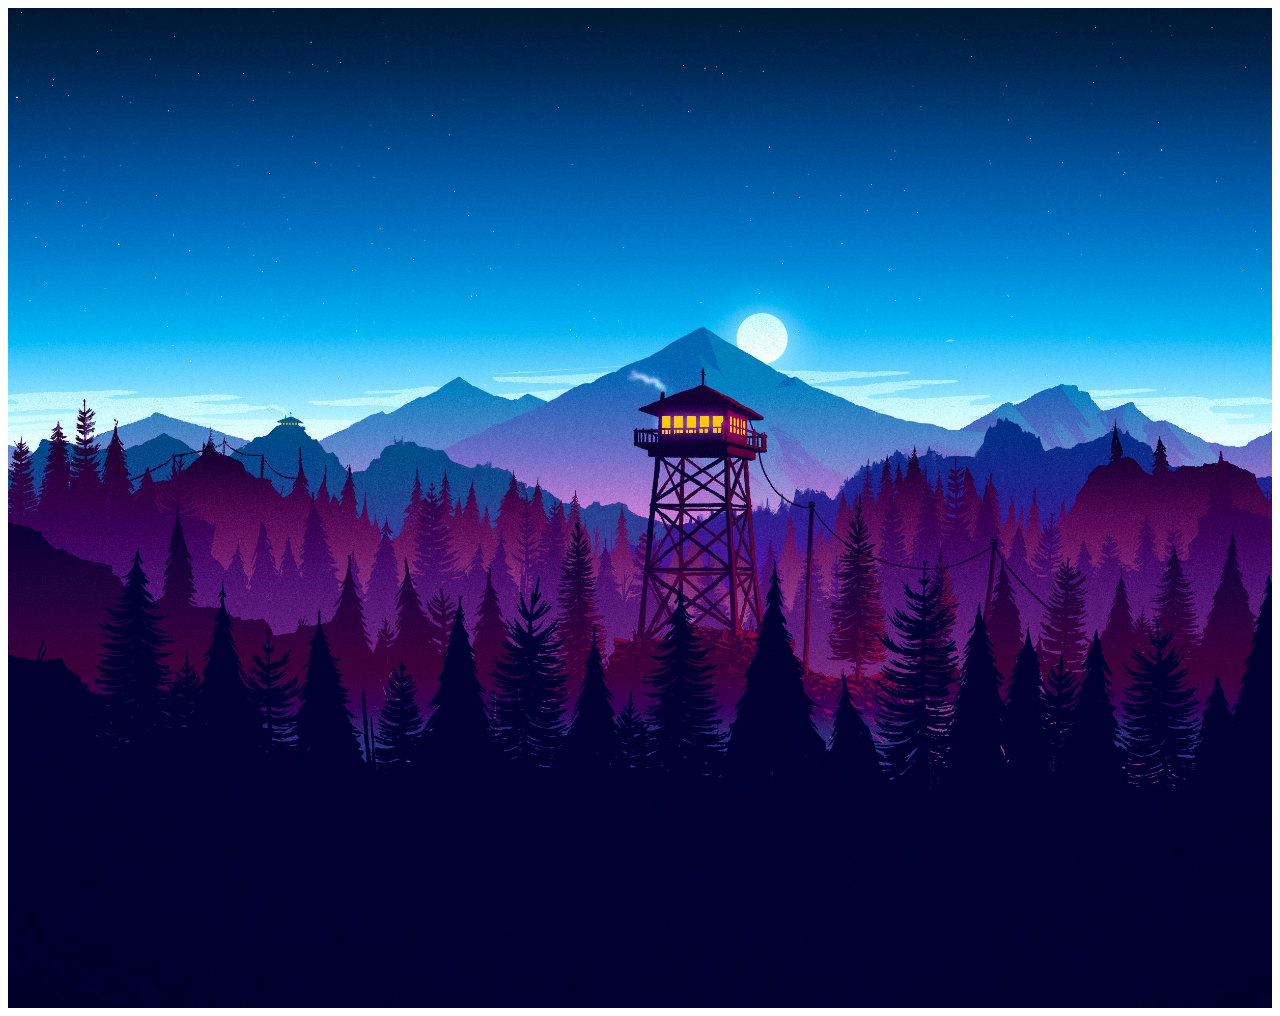
<file: parolax/index.html>
<!DOCTYPE html>
<html lang="en">
<head>
    <meta charset="UTF-8">
    <meta name="viewport" content="width=device-width, initial-scale=1.0">
    <title>Document</title>
    <link rel="stylesheet" href="./css/style.css">
</head>
<body>
    <div class="mountain__bg">
        <div class="mountain">
            
        </div>
    </div>

    <script src="./js/script.js"></script>
</body>
</html>
</file>
<file: parolax/css/style.css>
.mountain__bg {
    position: relative;
    height: 1000px;
    overflow: hidden;
}

.mountain {
    position: absolute;
    background-image: url('./../img/photo.jpg');
    background-repeat: no-repeat;
    background-size: cover;
    background-position: center center;
    width: 110%;
    height: 110%;
    transition: all .1s ease;
}
</file>
